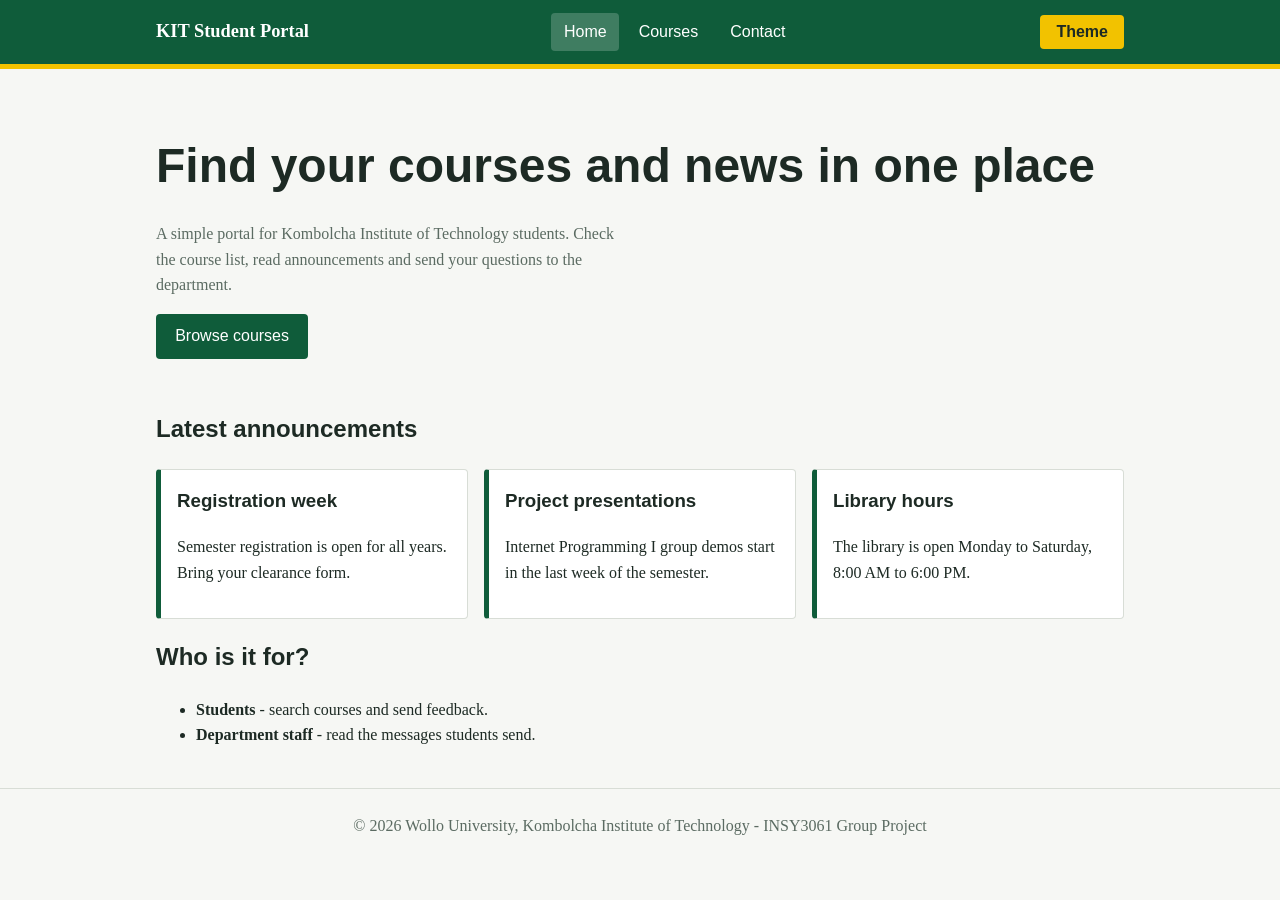
<file: KIT_Student_Portal/index.html>
<!DOCTYPE html>
<html lang="en">
<head>
<meta charset="UTF-8">
<meta name="viewport" content="width=device-width, initial-scale=1">
<meta name="description" content="KIT Student Portal - Wollo University, Kombolcha Institute of Technology">
<title>Home | KIT Student Portal</title>
<link rel="stylesheet" href="css/style.css">
</head>
<body>
<header>
 <div class="bar">
  <div class="logo">KIT Student Portal</div>
  <button id="menuBtn" aria-expanded="false" aria-controls="menu">Menu</button>
  <nav aria-label="Main navigation">
   <ul id="menu">
    <li><a href="index.html" class="active">Home</a></li>
    <li><a href="courses.html" >Courses</a></li>
    <li><a href="contact.html" >Contact</a></li>
   </ul>
  </nav>
  <button id="themeBtn" aria-label="Switch dark or light theme">Theme</button>
 </div>
</header>
<main>
<section class="hero">
 <h1>Find your courses and news in one place</h1>
 <p>A simple portal for Kombolcha Institute of Technology students. Check the course list, read announcements and send your questions to the department.</p>
 <a class="btn" href="courses.html">Browse courses</a>
</section>
<section>
 <h2>Latest announcements</h2>
 <div class="grid">
  <article class="card"><h3>Registration week</h3><p>Semester registration is open for all years. Bring your clearance form.</p></article>
  <article class="card"><h3>Project presentations</h3><p>Internet Programming I group demos start in the last week of the semester.</p></article>
  <article class="card"><h3>Library hours</h3><p>The library is open Monday to Saturday, 8:00 AM to 6:00 PM.</p></article>
 </div>
</section>
<section>
 <h2>Who is it for?</h2>
 <ul>
  <li><strong>Students</strong> - search courses and send feedback.</li>
  <li><strong>Department staff</strong> - read the messages students send.</li>
 </ul>
</section>
</main>
<footer>&copy; 2026 Wollo University, Kombolcha Institute of Technology - INSY3061 Group Project</footer>
<script src="js/script.js"></script>
</body>
</html>
</file>
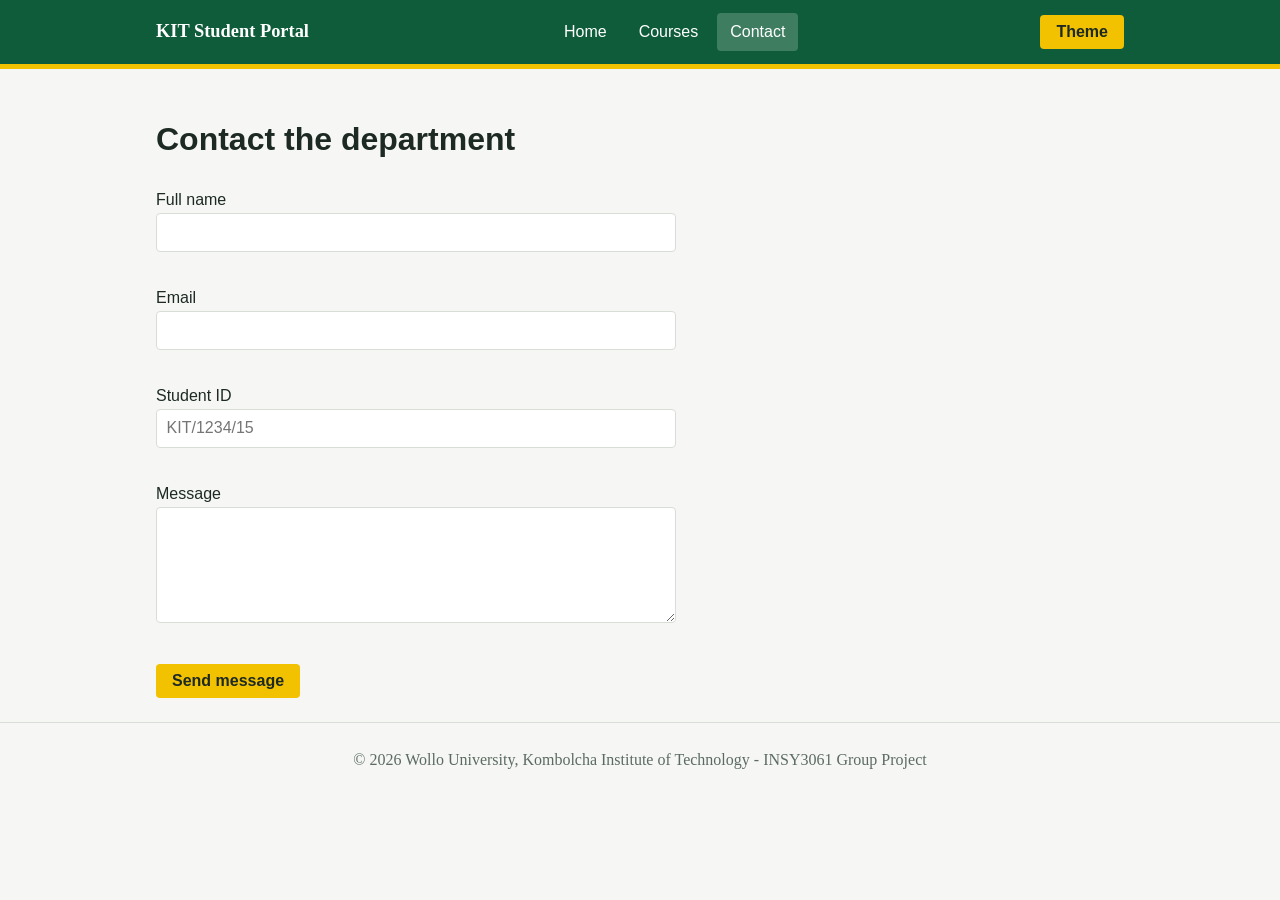
<file: KIT_Student_Portal/contact.html>
<!DOCTYPE html>
<html lang="en">
<head>
<meta charset="UTF-8">
<meta name="viewport" content="width=device-width, initial-scale=1">
<meta name="description" content="KIT Student Portal - Wollo University, Kombolcha Institute of Technology">
<title>Contact | KIT Student Portal</title>
<link rel="stylesheet" href="css/style.css">
</head>
<body>
<header>
 <div class="bar">
  <div class="logo">KIT Student Portal</div>
  <button id="menuBtn" aria-expanded="false" aria-controls="menu">Menu</button>
  <nav aria-label="Main navigation">
   <ul id="menu">
    <li><a href="index.html" >Home</a></li>
    <li><a href="courses.html" >Courses</a></li>
    <li><a href="contact.html" class="active">Contact</a></li>
   </ul>
  </nav>
  <button id="themeBtn" aria-label="Switch dark or light theme">Theme</button>
 </div>
</header>
<main>
<h1>Contact the department</h1>
<form id="contactForm" novalidate>
 <div class="field"><label for="name">Full name</label><input id="name" name="name" type="text" required><span class="error" id="nameErr"></span></div>
 <div class="field"><label for="email">Email</label><input id="email" name="email" type="email" required><span class="error" id="emailErr"></span></div>
 <div class="field"><label for="studentId">Student ID</label><input id="studentId" name="studentId" type="text" placeholder="KIT/1234/15" required><span class="error" id="studentIdErr"></span></div>
 <div class="field"><label for="message">Message</label><textarea id="message" name="message" rows="5" required></textarea><span class="error" id="messageErr"></span></div>
 <button type="submit">Send message</button>
</form>
<div id="result" aria-live="polite"></div>
</main>
<footer>&copy; 2026 Wollo University, Kombolcha Institute of Technology - INSY3061 Group Project</footer>
<script src="js/script.js"></script>
</body>
</html>
</file>
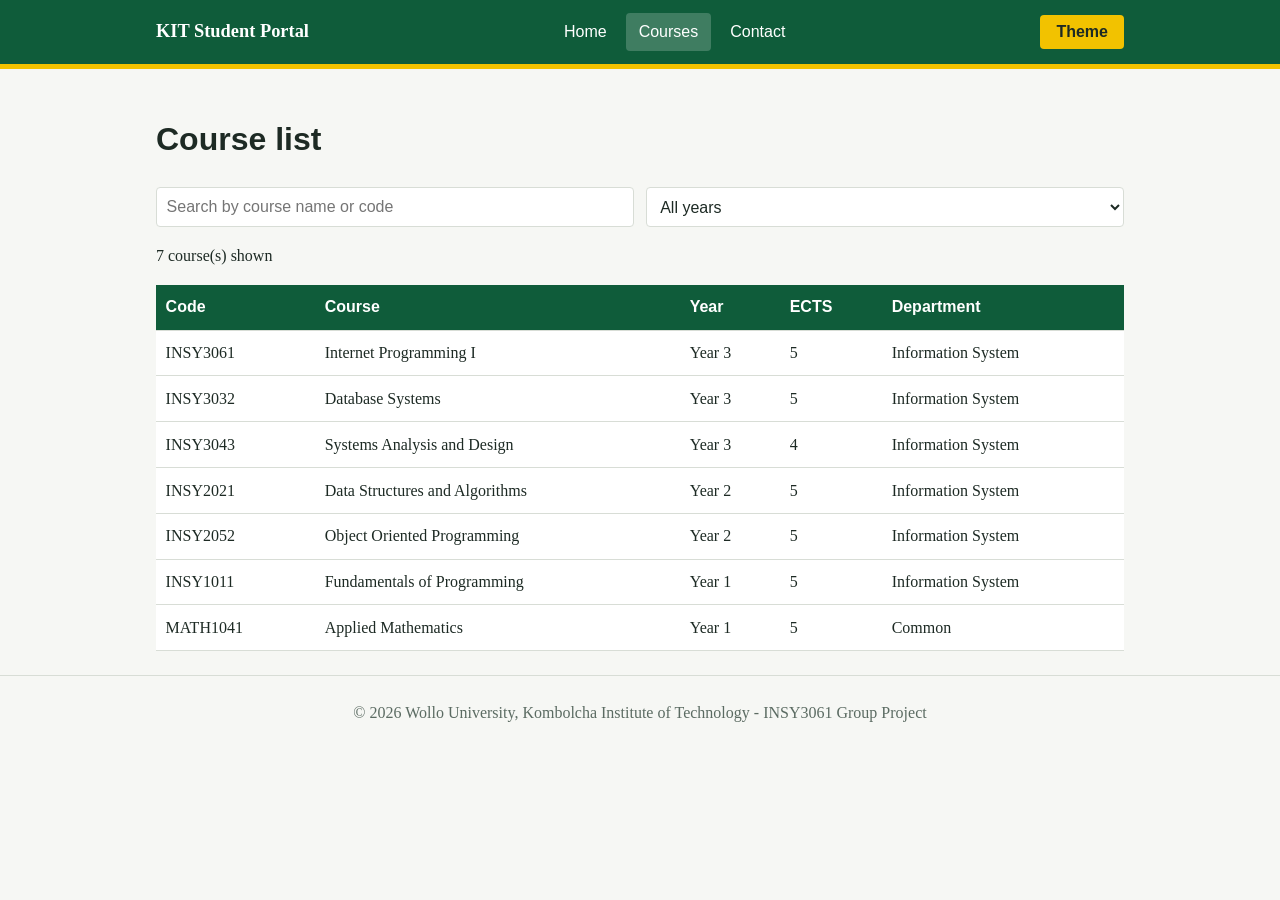
<file: KIT_Student_Portal/courses.html>
<!DOCTYPE html>
<html lang="en">
<head>
<meta charset="UTF-8">
<meta name="viewport" content="width=device-width, initial-scale=1">
<meta name="description" content="KIT Student Portal - Wollo University, Kombolcha Institute of Technology">
<title>Courses | KIT Student Portal</title>
<link rel="stylesheet" href="css/style.css">
</head>
<body>
<header>
 <div class="bar">
  <div class="logo">KIT Student Portal</div>
  <button id="menuBtn" aria-expanded="false" aria-controls="menu">Menu</button>
  <nav aria-label="Main navigation">
   <ul id="menu">
    <li><a href="index.html" >Home</a></li>
    <li><a href="courses.html" class="active">Courses</a></li>
    <li><a href="contact.html" >Contact</a></li>
   </ul>
  </nav>
  <button id="themeBtn" aria-label="Switch dark or light theme">Theme</button>
 </div>
</header>
<main>
<h1>Course list</h1>
<div class="tools">
 <label for="search" class="sr">Search</label>
 <input id="search" type="search" placeholder="Search by course name or code">
 <label for="yearFilter" class="sr">Year</label>
 <select id="yearFilter"><option value="all">All years</option><option value="1">Year 1</option><option value="2">Year 2</option><option value="3">Year 3</option></select>
</div>
<p id="count" aria-live="polite"></p>
<div class="table-wrap">
 <table>
  <caption class="sr">Courses of the Department of Information System</caption>
  <thead><tr><th scope="col">Code</th><th scope="col">Course</th><th scope="col">Year</th><th scope="col">ECTS</th><th scope="col">Department</th></tr></thead>
  <tbody id="courseBody"></tbody>
 </table>
</div>
</main>
<footer>&copy; 2026 Wollo University, Kombolcha Institute of Technology - INSY3061 Group Project</footer>
<script src="js/script.js"></script>
</body>
</html>
</file>
<file: KIT_Student_Portal/css/style.css>
/* KIT Student Portal - shared styles */
:root{--bg:#f6f7f4;--card:#fff;--text:#1d2a24;--muted:#5b6b62;--brand:#0f5c3a;--accent:#f2c200;--line:#d8ddd6}
[data-theme="dark"]{--bg:#121a16;--card:#1b2620;--text:#e8efe9;--muted:#9fb1a6;--brand:#4cc78a;--accent:#f2c200;--line:#2c3a32}
*{box-sizing:border-box}
body{margin:0;font-family:Georgia,"Times New Roman",serif;background:var(--bg);color:var(--text);line-height:1.6}
h1,h2,h3,nav,button,label,th{font-family:"Trebuchet MS",Arial,sans-serif}
a{color:var(--brand)}
:focus-visible{outline:3px solid var(--accent);outline-offset:2px}
header{background:var(--brand);color:#fff;border-bottom:5px solid var(--accent)}
.bar{max-width:1000px;margin:auto;padding:.8rem 1rem;display:flex;align-items:center;justify-content:space-between;flex-wrap:wrap;gap:.5rem}
.logo{font-weight:bold;font-size:1.15rem}
nav ul{list-style:none;margin:0;padding:0;display:flex;gap:.4rem;flex-wrap:wrap}
nav a{color:#fff;text-decoration:none;padding:.4rem .8rem;border-radius:4px;display:block}
nav a:hover,nav a.active{background:rgba(255,255,255,.2)}
#menuBtn{display:none}
button{cursor:pointer;border:0;border-radius:4px;padding:.5rem 1rem;font-size:1rem;background:var(--accent);color:#1d2a24;font-weight:bold}
main{max-width:1000px;margin:auto;padding:1.5rem 1rem}
.hero{padding:2rem 0}
.hero h1{font-size:clamp(1.8rem,5vw,3rem);margin:.2rem 0}
.hero p{max-width:60ch;color:var(--muted)}
.btn{display:inline-block;background:var(--brand);color:#fff;padding:.6rem 1.2rem;border-radius:4px;text-decoration:none;font-family:Arial,sans-serif}
.grid{display:grid;grid-template-columns:repeat(auto-fit,minmax(240px,1fr));gap:1rem}
.card{background:var(--card);border:1px solid var(--line);border-left:5px solid var(--brand);padding:1rem;border-radius:4px}
.card h3{margin-top:0}
.tools{display:flex;gap:.7rem;flex-wrap:wrap;margin-bottom:1rem}
input,select,textarea{width:100%;padding:.6rem;border:1px solid var(--line);border-radius:4px;font-size:1rem;background:var(--card);color:var(--text)}
.tools input,.tools select{width:auto;flex:1;min-width:180px}
.table-wrap{overflow-x:auto}
table{width:100%;border-collapse:collapse;background:var(--card)}
th,td{padding:.6rem;border-bottom:1px solid var(--line);text-align:left}
th{background:var(--brand);color:#fff}
form{max-width:520px}
.field{margin-bottom:1rem}
.error{color:#c0392b;font-size:.9rem;min-height:1.2em;display:block}
[data-theme="dark"] .error{color:#ff8a7a}
.ok{background:#dff3e6;color:#0f5c3a;padding:.8rem;border-radius:4px}
footer{text-align:center;padding:1.5rem;color:var(--muted);border-top:1px solid var(--line)}
@media(max-width:640px){
 #menuBtn{display:block}
 nav{width:100%}
 nav ul{display:none;flex-direction:column}
 nav ul.open{display:flex}
}
.sr{position:absolute;left:-9999px}
</file>
